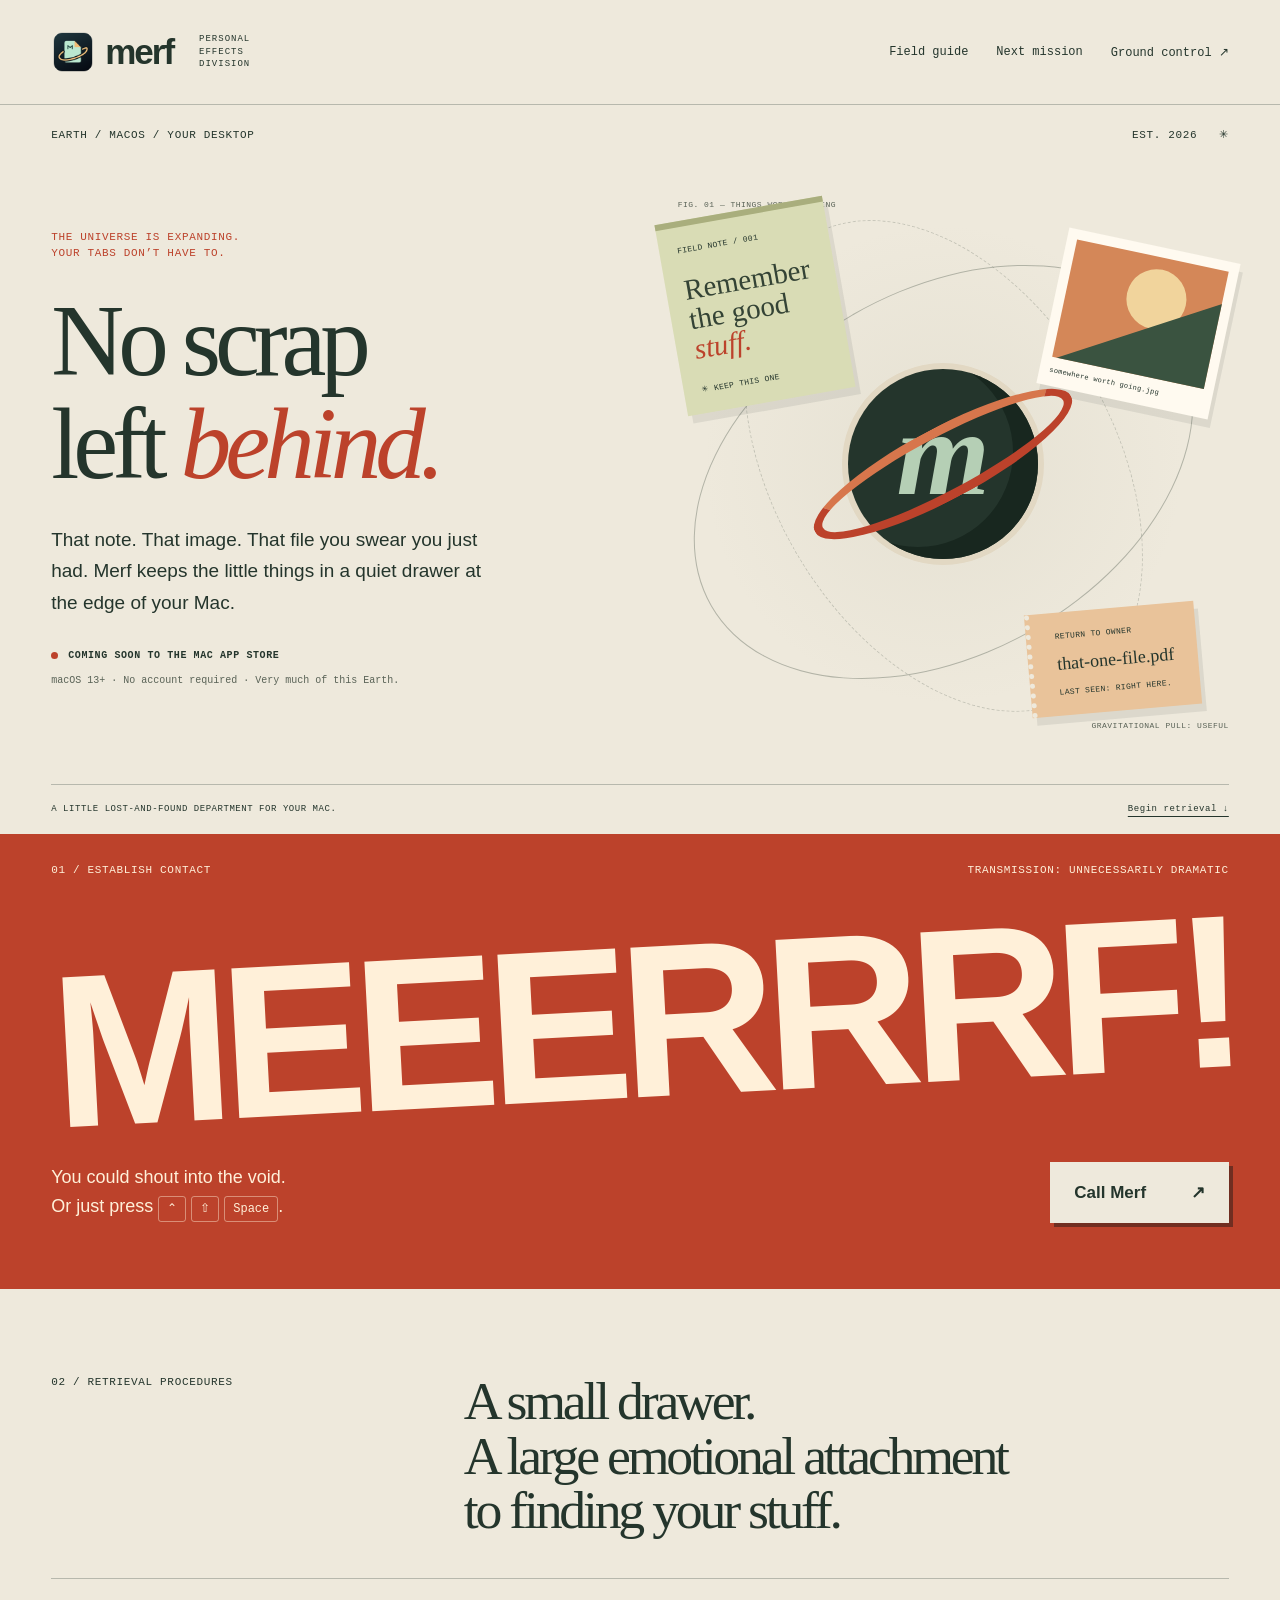
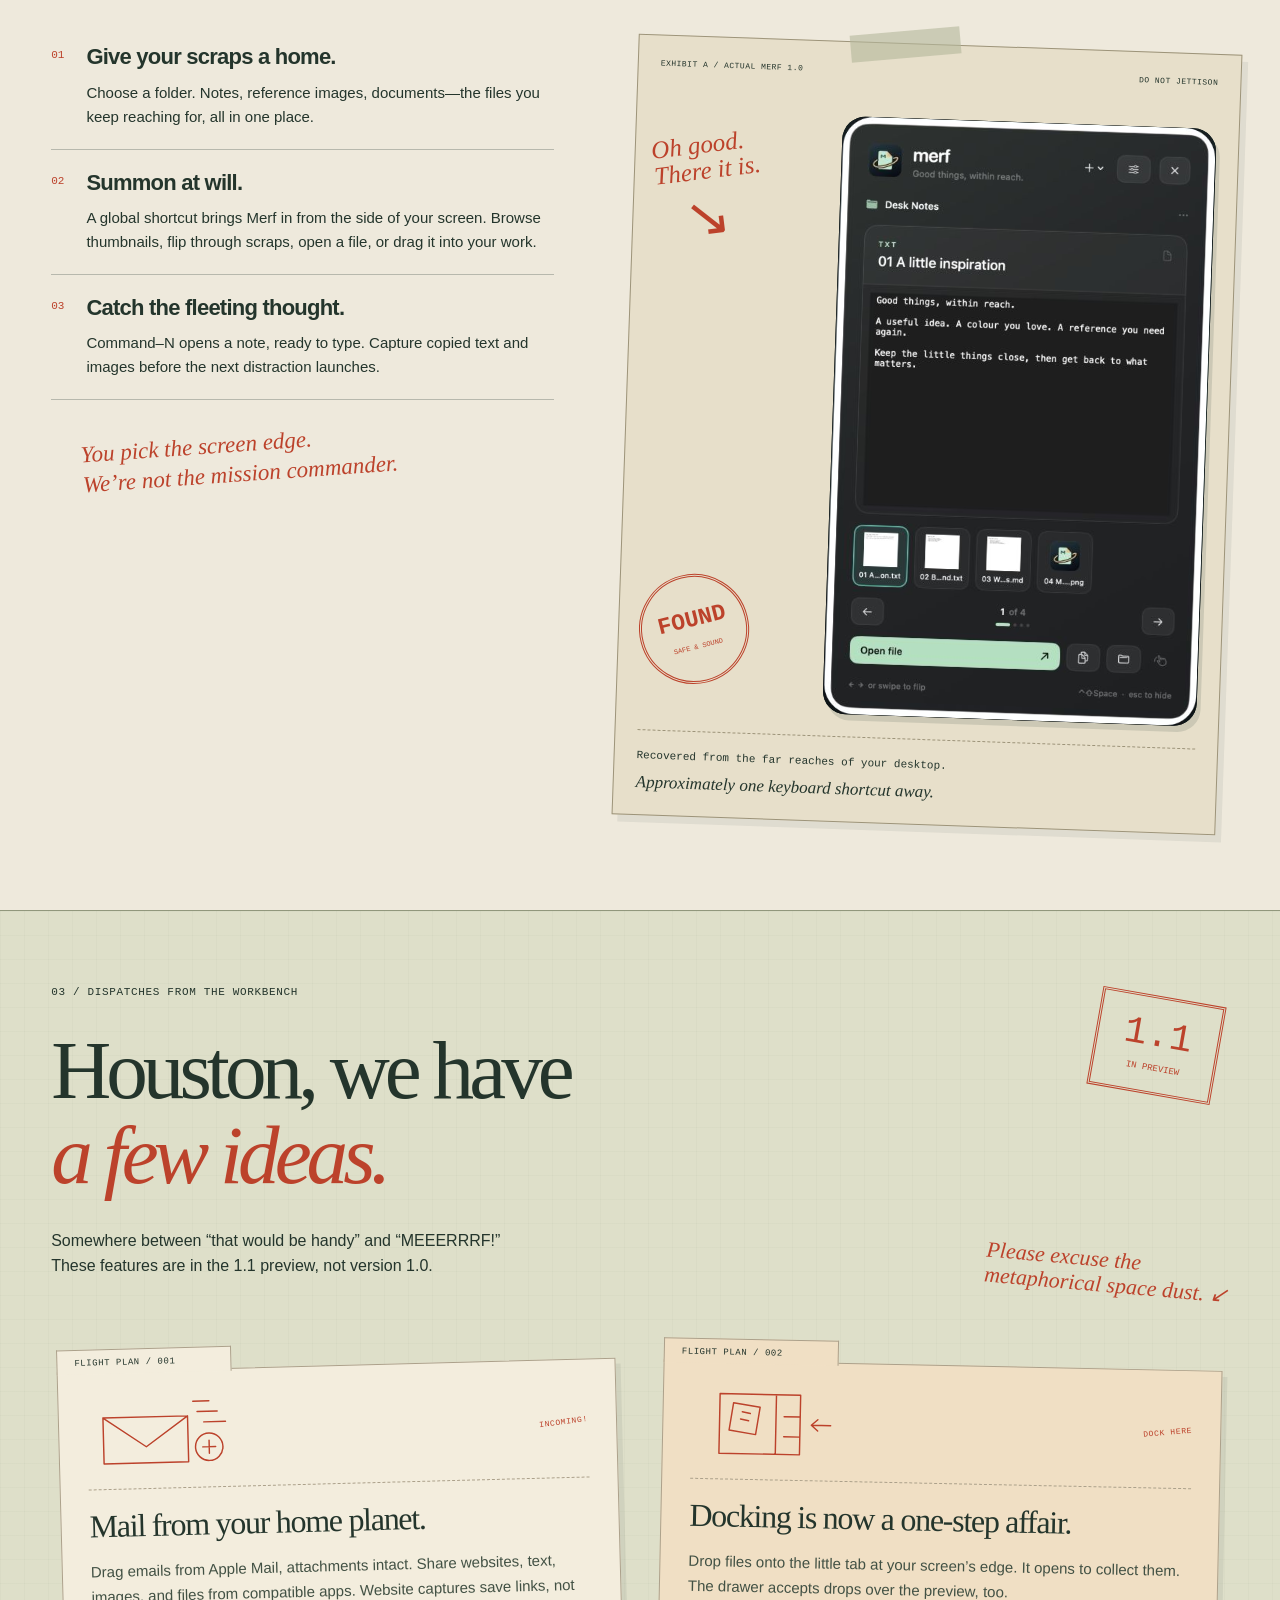
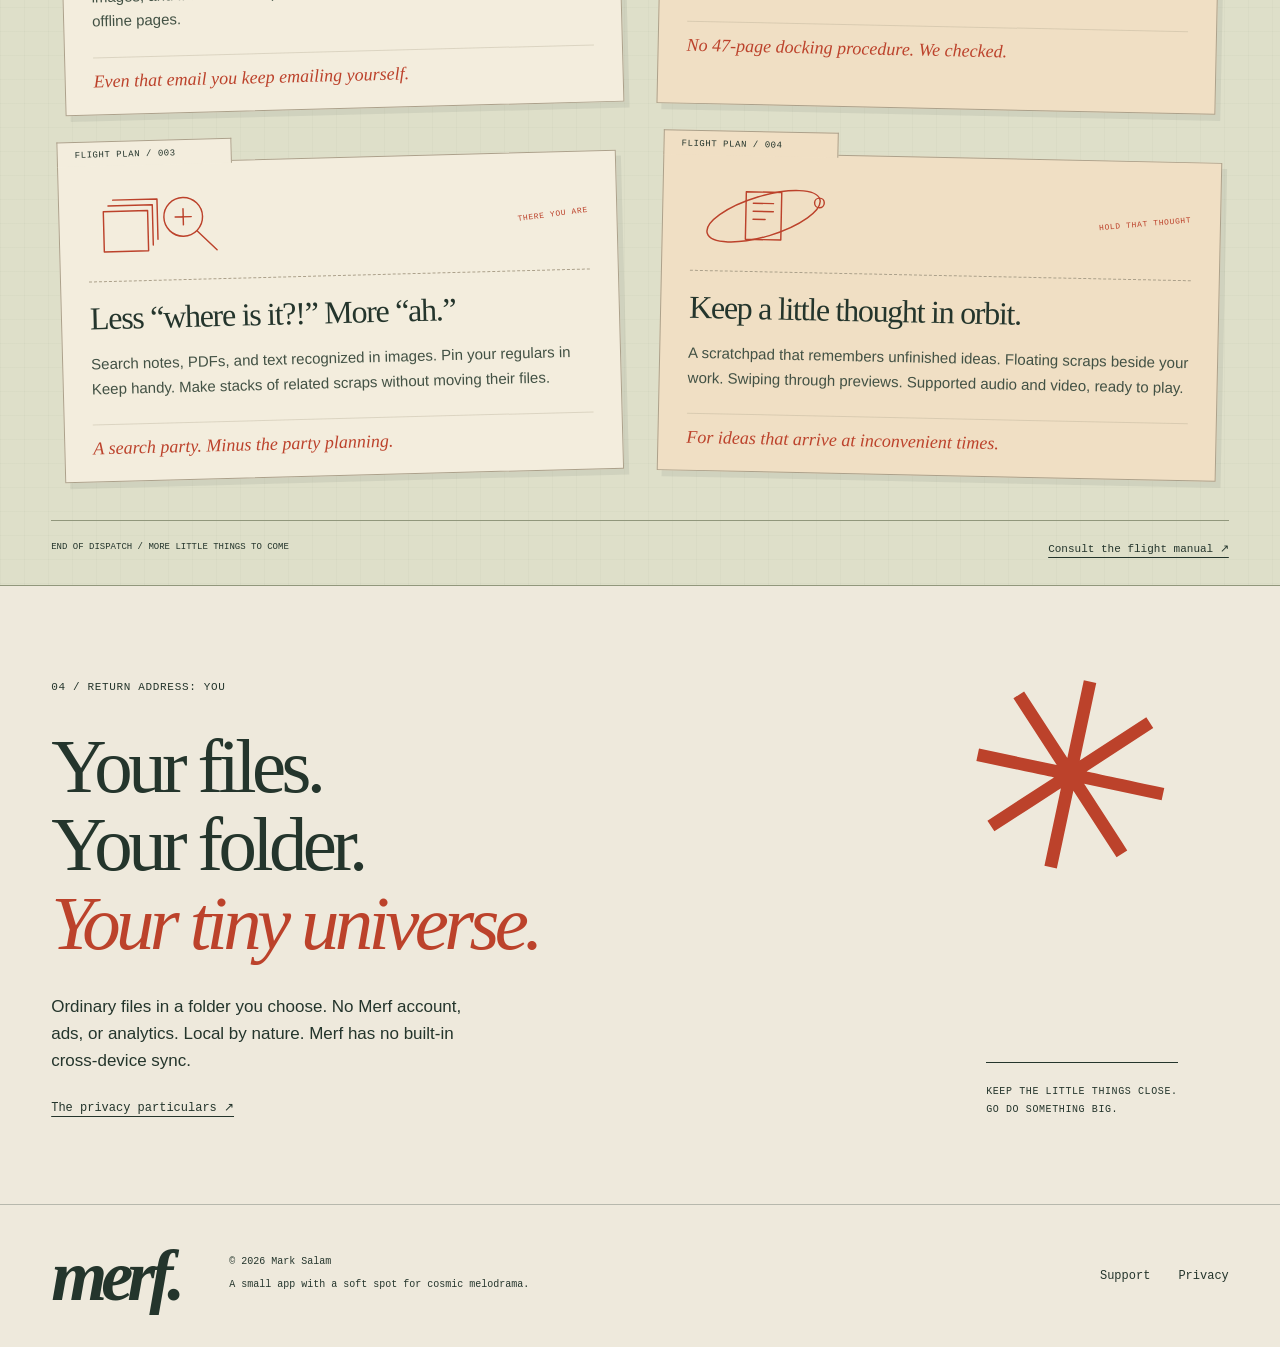
<file: index.html>
<!doctype html>
<html lang="en">
<head><meta charset="utf-8"><meta name="viewport" content="width=device-width,initial-scale=1"><title>Merf — No scrap left behind.</title><meta name="description" content="A little lost-and-found department for your Mac. Keep notes, images and useful files within reach with Merf."><link rel="icon" href="assets/merf.png"><link rel="stylesheet" href="style.css?v=mission-2"><script src="mission.js" defer></script></head>
<body class="landing">
<header><a class="brand" href="./"><img src="assets/merf.png" alt="">merf<span class="brand-note">PERSONAL EFFECTS DIVISION</span></a><nav aria-label="Main navigation"><a href="#field-guide">Field guide</a><a href="#next">Next mission</a><a href="support.html">Ground control ↗</a></nav></header>
<main>
<section class="hero" aria-labelledby="hero-title">
<div class="mission-line"><span>EARTH / MACOS / YOUR DESKTOP</span><span>EST. 2026 &nbsp; ✳</span></div>
<div class="hero-layout"><div class="hero-copy"><p class="eyebrow">The universe is expanding.<br>Your tabs don’t have to.</p><h1 id="hero-title">No scrap<br>left <em>behind.</em></h1><p class="lede">That note. That image. That file you swear you just had. Merf keeps the little things in a quiet drawer at the edge of your Mac.</p><div class="launch-status"><span class="status-dot"></span> COMING SOON TO THE MAC APP STORE</div><p class="small-print">macOS 13+ · No account required · Very much of this Earth.</p></div>
<div class="orbital" aria-label="An illustrated orbit of useful scraps around Merf">
<div class="orbit orbit-one" aria-hidden="true"></div><div class="orbit orbit-two" aria-hidden="true"></div><span class="coordinate top-coordinate" aria-hidden="true">FIG. 01 — THINGS WORTH KEEPING</span>
<div class="planet" aria-hidden="true"><span>m</span><i></i></div>
<div class="orbit-scrap note"><span>FIELD NOTE / 001</span><p>Remember<br>the good<br><em>stuff.</em></p><small>✳ KEEP THIS ONE</small></div>
<div class="orbit-scrap photo"><div class="sunset" aria-hidden="true"><i></i><b></b></div><span>somewhere worth going.jpg</span></div>
<div class="orbit-scrap ticket"><span>RETURN TO OWNER</span><strong>that-one-file.pdf</strong><small>LAST SEEN: RIGHT HERE.</small></div>
<span class="coordinate bottom-coordinate" aria-hidden="true">GRAVITATIONAL PULL: USEFUL</span>
</div></div>
<div class="hero-bottom"><span>A LITTLE LOST-AND-FOUND DEPARTMENT FOR YOUR MAC.</span><a href="#field-guide">Begin retrieval ↓</a></div>
</section>
<section class="signal" aria-labelledby="signal-title">
<div class="signal-top"><span class="eyebrow">01 / Establish contact</span><span class="signal-frequency">TRANSMISSION: UNNECESSARILY DRAMATIC</span></div>
<h2 id="signal-title">MEEERRRF!</h2>
<div class="signal-bottom"><p>You could shout into the void.<br>Or just press <kbd>⌃</kbd> <kbd>⇧</kbd> <kbd>Space</kbd>.</p><button id="call-merf" aria-controls="demo-drawer" aria-expanded="false">Call Merf <span aria-hidden="true">↗</span></button></div>
<div id="demo-drawer" class="demo-drawer" hidden><div class="demo-head"><span>✳ SIGNAL RECEIVED</span><button id="close-demo" aria-label="Close demo">×</button></div><p class="demo-caption">A tiny website demo. Your real scraps stay on your Mac.</p><div class="demo-note"><span id="demo-type">FIELD NOTE</span><h3 id="demo-title">You found it.</h3><p id="demo-body">The thought you wanted to keep. Right here, where you left it.</p></div><div class="demo-controls"><button id="demo-prev" aria-label="Previous demo scrap">←</button><span id="demo-count" aria-live="polite">01 / 03</span><button id="demo-next" aria-label="Next demo scrap">→</button></div></div>
<p class="signal-reply" id="signal-reply" role="status"></p>
</section>
<section class="field-guide" id="field-guide">
<div class="section-heading"><span class="eyebrow">02 / Retrieval procedures</span><h2>A small drawer.<br>A large emotional attachment<br>to finding your stuff.</h2></div>
<div class="guide-layout"><div class="procedures"><article><span class="step">01</span><div><h3>Give your scraps a home.</h3><p>Choose a folder. Notes, reference images, documents—the files you keep reaching for, all in one place.</p></div></article><article><span class="step">02</span><div><h3>Summon at will.</h3><p>A global shortcut brings Merf in from the side of your screen. Browse thumbnails, flip through scraps, open a file, or drag it into your work.</p></div></article><article><span class="step">03</span><div><h3>Catch the fleeting thought.</h3><p>Command–N opens a note, ready to type. Capture copied text and images before the next distraction launches.</p></div></article><p class="pencil-note">You pick the screen edge.<br>We’re not the mission commander.</p></div><figure class="app-evidence"><div class="evidence-label"><span>EXHIBIT A / ACTUAL MERF 1.0</span><span>DO NOT JETTISON</span></div><div class="evidence-stage"><span class="evidence-aside">Oh good.<br>There it is.<span aria-hidden="true">↘</span></span><div class="app-window"><img src="assets/browse.png" alt="The actual Merf 1.0 drawer, showing a saved note and file thumbnails" loading="lazy"></div><span class="evidence-seal">FOUND<br><small>SAFE &amp; SOUND</small></span></div><figcaption>Recovered from the far reaches of your desktop.<br><em>Approximately one keyboard shortcut away.</em></figcaption></figure></div>
</section>
<section class="next" id="next" aria-labelledby="next-title">
<div class="next-intro"><span class="eyebrow">03 / Dispatches from the workbench</span><h2 id="next-title">Houston, we have<br><em>a few ideas.</em></h2><div class="stamp">1.1<br><span>IN PREVIEW</span></div><p>Somewhere between “that would be handy” and “MEEERRRF!”<br>These features are in the 1.1 preview, not version 1.0.</p><span class="workbench-note">Please excuse the<br>metaphorical space dust. ↙</span></div>
<div class="manifest">
<article><div class="file-tab">FLIGHT PLAN / 001</div><div class="specimen-art" aria-hidden="true"><svg viewBox="0 0 180 90"><path d="M20 25h105v57H20z M20 25l53 37 52-37 M137 20h25 M145 33h27 M132 7h20"/><circle cx="151" cy="64" r="17"/><path d="M143 64h16m-8-8v16"/></svg><span>INCOMING!</span></div><div><h3>Mail from your home planet.</h3><p>Drag emails from Apple Mail, attachments intact. Share websites, text, images, and files from compatible apps. Website captures save links, not offline pages.</p></div><p class="margin-note">Even that email you keep emailing yourself.</p></article>
<article><div class="file-tab">FLIGHT PLAN / 002</div><div class="specimen-art" aria-hidden="true"><svg viewBox="0 0 180 90"><path d="M35 8h100v74H35z M105 8v74 M115 35h20v25h-20 M52 19l33 5-5 34-33-5z M63 30l10 2m-12 7 10 2"/><path d="M150 45h23m-16-7-8 7 8 7"/></svg><span>DOCK HERE</span></div><div><h3>Docking is now a one-step affair.</h3><p>Drop files onto the little tab at your screen’s edge. It opens to collect them. The drawer accepts drops over the preview, too.</p></div><p class="margin-note">No 47-page docking procedure. We checked.</p></article>
<article><div class="file-tab">FLIGHT PLAN / 003</div><div class="specimen-art" aria-hidden="true"><svg viewBox="0 0 180 90"><path d="M20 27h55v50H20z M26 20h55v50 M32 13h55v50"/><circle cx="119" cy="36" r="24"/><path d="m136 54 24 24 M109 36h20m-10-10v20"/></svg><span>THERE YOU ARE</span></div><div><h3>Less “where is it?!” More “ah.”</h3><p>Search notes, PDFs, and text recognized in images. Pin your regulars in Keep handy. Make stacks of related scraps without moving their files.</p></div><p class="margin-note">A search party. Minus the party planning.</p></article>
<article><div class="file-tab">FLIGHT PLAN / 004</div><div class="specimen-art" aria-hidden="true"><svg viewBox="0 0 180 90"><ellipse cx="90" cy="45" rx="73" ry="25" transform="rotate(-18 90 45)"/><path d="M68 15h44v59H68z M77 29h25m-25 10h25m-25 10h15"/><circle cx="159" cy="27" r="6"/></svg><span>HOLD THAT THOUGHT</span></div><div><h3>Keep a little thought in orbit.</h3><p>A scratchpad that remembers unfinished ideas. Floating scraps beside your work. Swiping through previews. Supported audio and video, ready to play.</p></div><p class="margin-note">For ideas that arrive at inconvenient times.</p></article>
</div><div class="workbench-footer"><span>END OF DISPATCH / MORE LITTLE THINGS TO COME</span><a class="manual-link" href="support.html#preview">Consult the flight manual ↗</a></div></section>
<section class="ownership"><div class="ownership-symbol" aria-hidden="true">✳</div><span class="eyebrow">04 / Return address: you</span><h2>Your files.<br>Your folder.<br><em>Your tiny universe.</em></h2><p>Ordinary files in a folder you choose. No Merf account, ads, or analytics. Local by nature. Merf has no built-in cross-device sync.</p><a href="privacy.html">The privacy particulars ↗</a><div class="end-note">KEEP THE LITTLE THINGS CLOSE.<br>GO DO SOMETHING BIG.</div></section>
</main>
<footer><a class="footer-wordmark" href="./">merf.</a><div><span>© 2026 Mark Salam</span><p>A small app with a soft spot for cosmic melodrama.</p></div><nav aria-label="Footer navigation"><a href="support.html">Support</a><a href="privacy.html">Privacy</a></nav></footer>
</body></html>
</file>
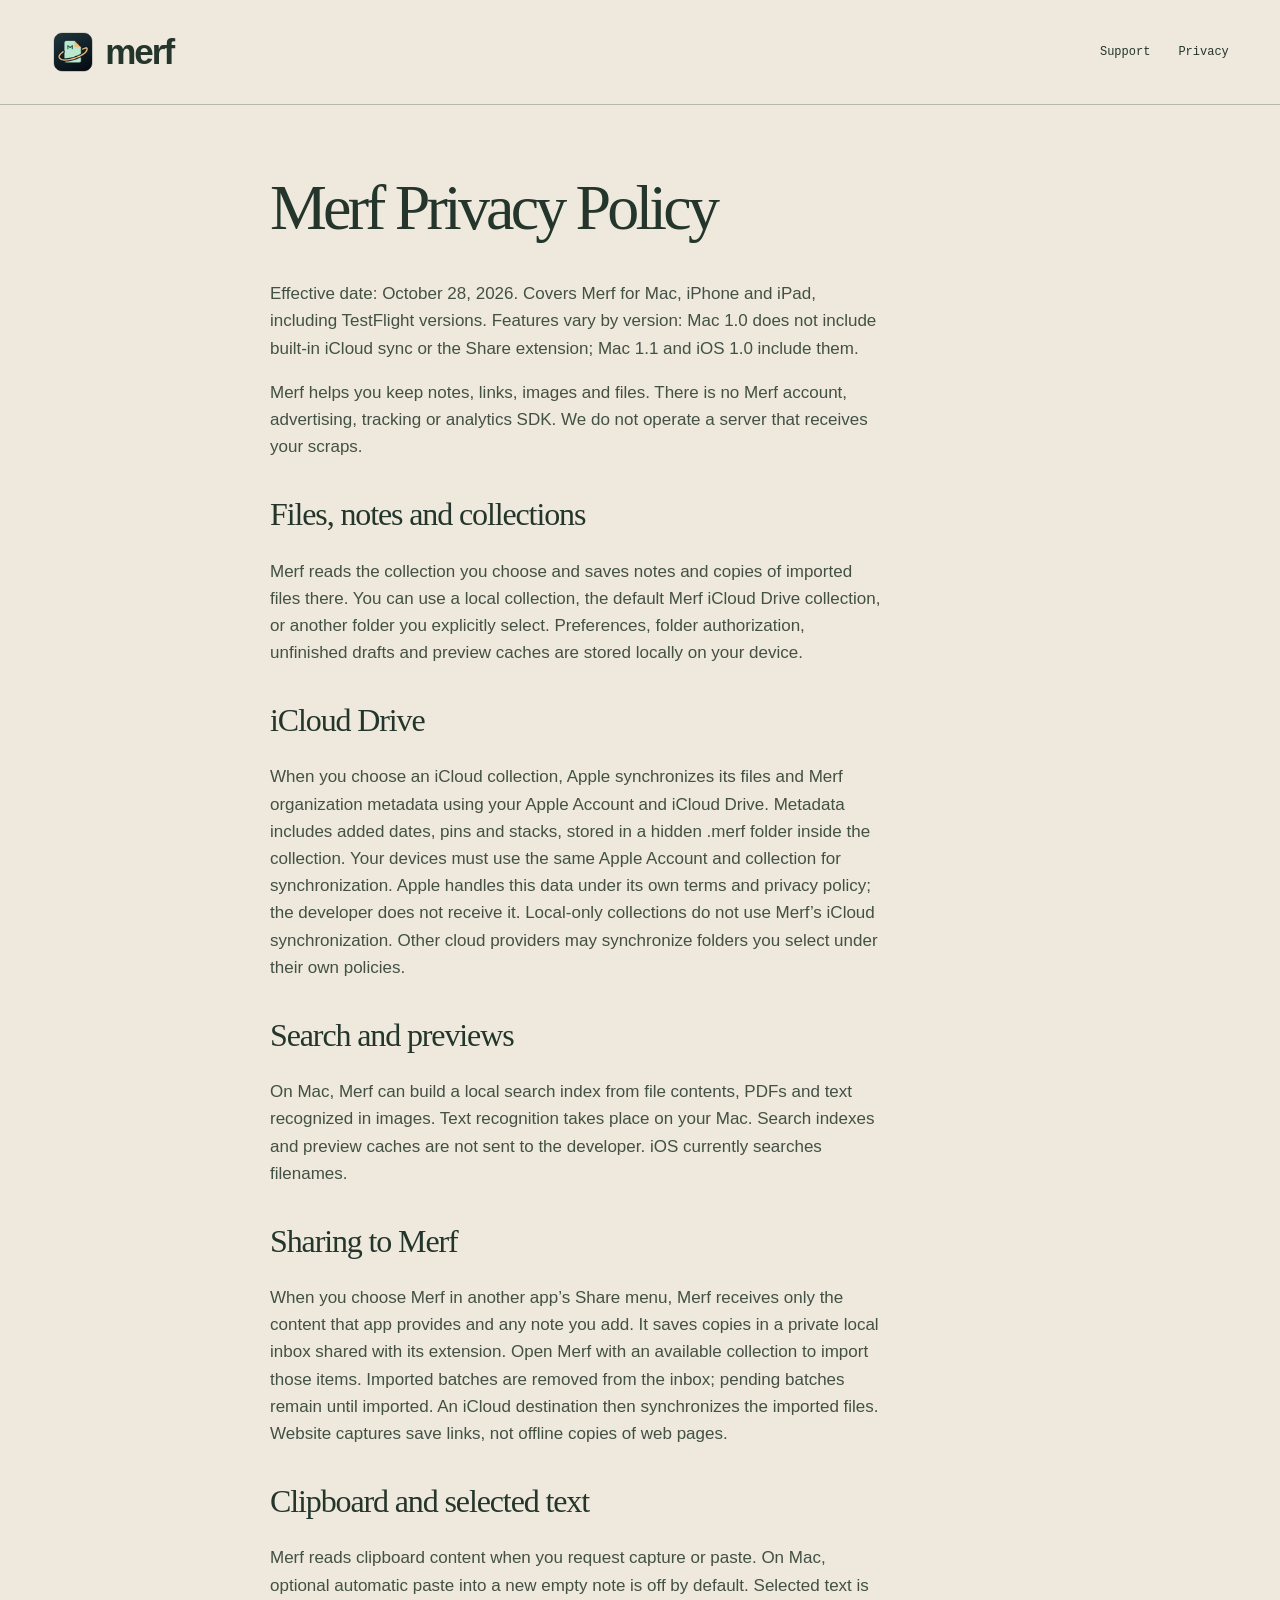
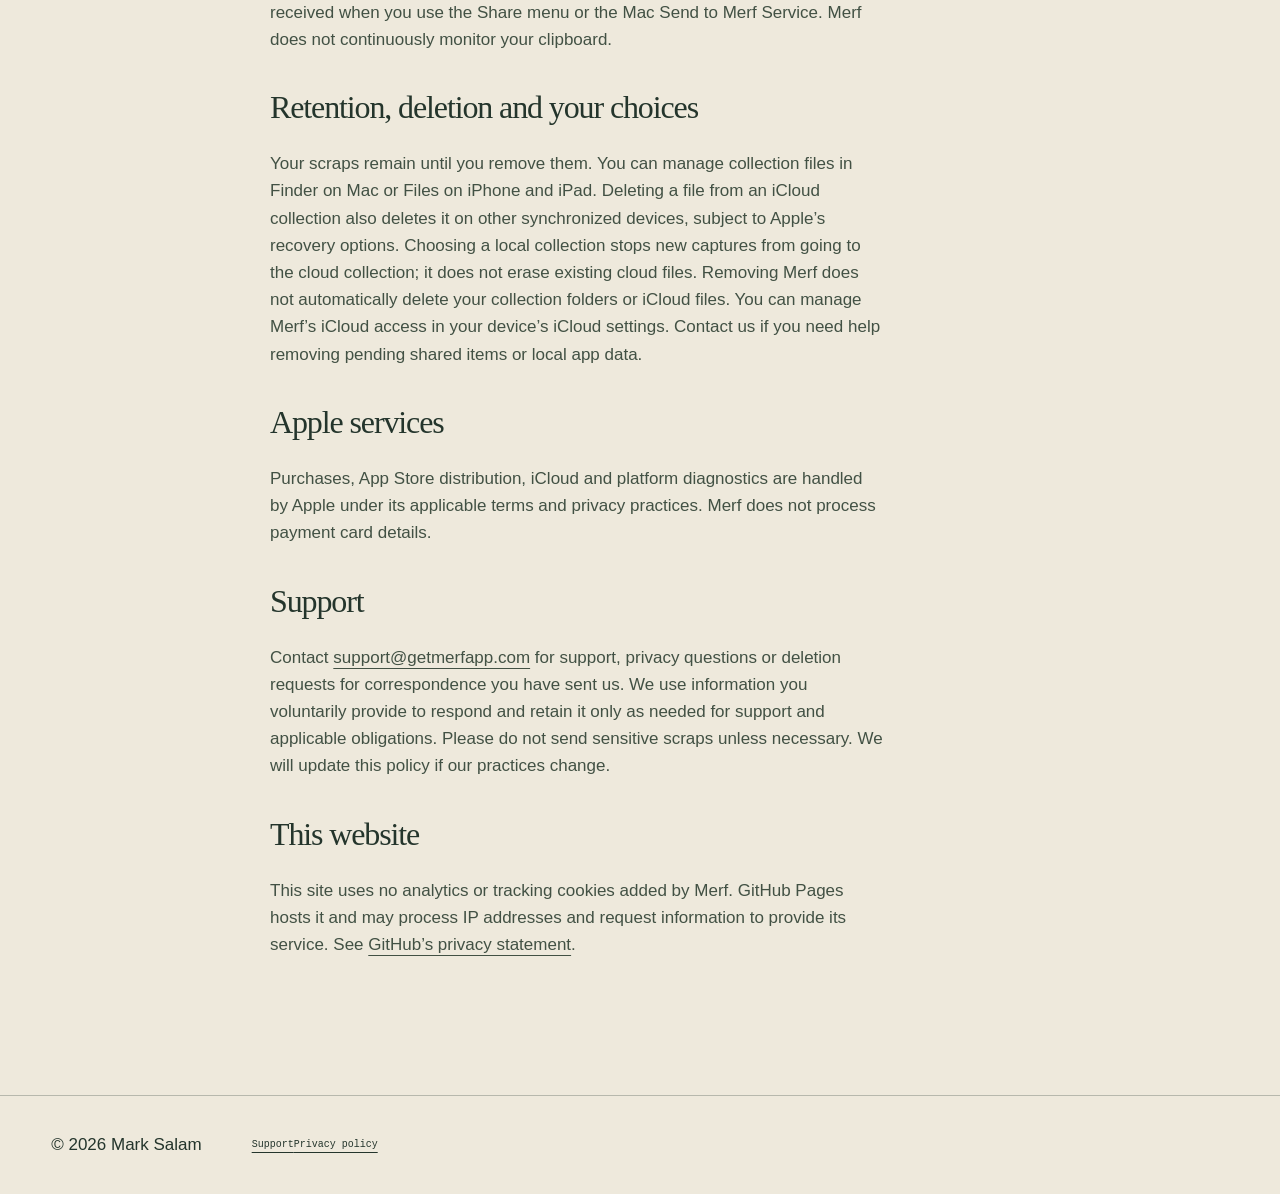
<file: privacy.html>
<!doctype html><html lang="en"><head><meta charset="utf-8"><meta name="viewport" content="width=device-width,initial-scale=1"><title>Privacy policy — Merf</title><meta name="description" content="Merf privacy policy for Mac, iPhone and iPad."><link rel="icon" href="assets/merf.png"><link rel="stylesheet" href="style.css?v=mission-2"></head><body><header><a class="brand" href="./"><img src="assets/merf.png" alt="">merf</a><nav aria-label="Main navigation"><a href="support.html">Support</a><a href="privacy.html">Privacy</a></nav></header><main><article class="prose"><h1>Merf Privacy Policy</h1>
<p>Effective date: October 28, 2026. Covers Merf for Mac, iPhone and iPad, including TestFlight versions. Features vary by version: Mac 1.0 does not include built-in iCloud sync or the Share extension; Mac 1.1 and iOS 1.0 include them.</p>
<p>Merf helps you keep notes, links, images and files. There is no Merf account, advertising, tracking or analytics SDK. We do not operate a server that receives your scraps.</p>
<h2>Files, notes and collections</h2><p>Merf reads the collection you choose and saves notes and copies of imported files there. You can use a local collection, the default Merf iCloud Drive collection, or another folder you explicitly select. Preferences, folder authorization, unfinished drafts and preview caches are stored locally on your device.</p>
<h2>iCloud Drive</h2><p>When you choose an iCloud collection, Apple synchronizes its files and Merf organization metadata using your Apple Account and iCloud Drive. Metadata includes added dates, pins and stacks, stored in a hidden .merf folder inside the collection. Your devices must use the same Apple Account and collection for synchronization. Apple handles this data under its own terms and privacy policy; the developer does not receive it. Local-only collections do not use Merf’s iCloud synchronization. Other cloud providers may synchronize folders you select under their own policies.</p>
<h2>Search and previews</h2><p>On Mac, Merf can build a local search index from file contents, PDFs and text recognized in images. Text recognition takes place on your Mac. Search indexes and preview caches are not sent to the developer. iOS currently searches filenames.</p>
<h2>Sharing to Merf</h2><p>When you choose Merf in another app’s Share menu, Merf receives only the content that app provides and any note you add. It saves copies in a private local inbox shared with its extension. Open Merf with an available collection to import those items. Imported batches are removed from the inbox; pending batches remain until imported. An iCloud destination then synchronizes the imported files. Website captures save links, not offline copies of web pages.</p>
<h2>Clipboard and selected text</h2><p>Merf reads clipboard content when you request capture or paste. On Mac, optional automatic paste into a new empty note is off by default. Selected text is received when you use the Share menu or the Mac Send to Merf Service. Merf does not continuously monitor your clipboard.</p>
<h2>Retention, deletion and your choices</h2><p>Your scraps remain until you remove them. You can manage collection files in Finder on Mac or Files on iPhone and iPad. Deleting a file from an iCloud collection also deletes it on other synchronized devices, subject to Apple’s recovery options. Choosing a local collection stops new captures from going to the cloud collection; it does not erase existing cloud files. Removing Merf does not automatically delete your collection folders or iCloud files. You can manage Merf’s iCloud access in your device’s iCloud settings. Contact us if you need help removing pending shared items or local app data.</p>
<h2>Apple services</h2><p>Purchases, App Store distribution, iCloud and platform diagnostics are handled by Apple under its applicable terms and privacy practices. Merf does not process payment card details.</p>
<h2>Support</h2><p>Contact <a href="mailto:support@getmerfapp.com">support@getmerfapp.com</a> for support, privacy questions or deletion requests for correspondence you have sent us. We use information you voluntarily provide to respond and retain it only as needed for support and applicable obligations. Please do not send sensitive scraps unless necessary. We will update this policy if our practices change.</p>
<h2>This website</h2><p>This site uses no analytics or tracking cookies added by Merf. GitHub Pages hosts it and may process IP addresses and request information to provide its service. See <a href="https://docs.github.com/en/site-policy/privacy-policies/github-general-privacy-statement">GitHub’s privacy statement</a>.</p></article></main><footer><span>© 2026 Mark Salam</span><div><a href="support.html">Support</a><a href="privacy.html">Privacy policy</a></div></footer></body></html>
</file>
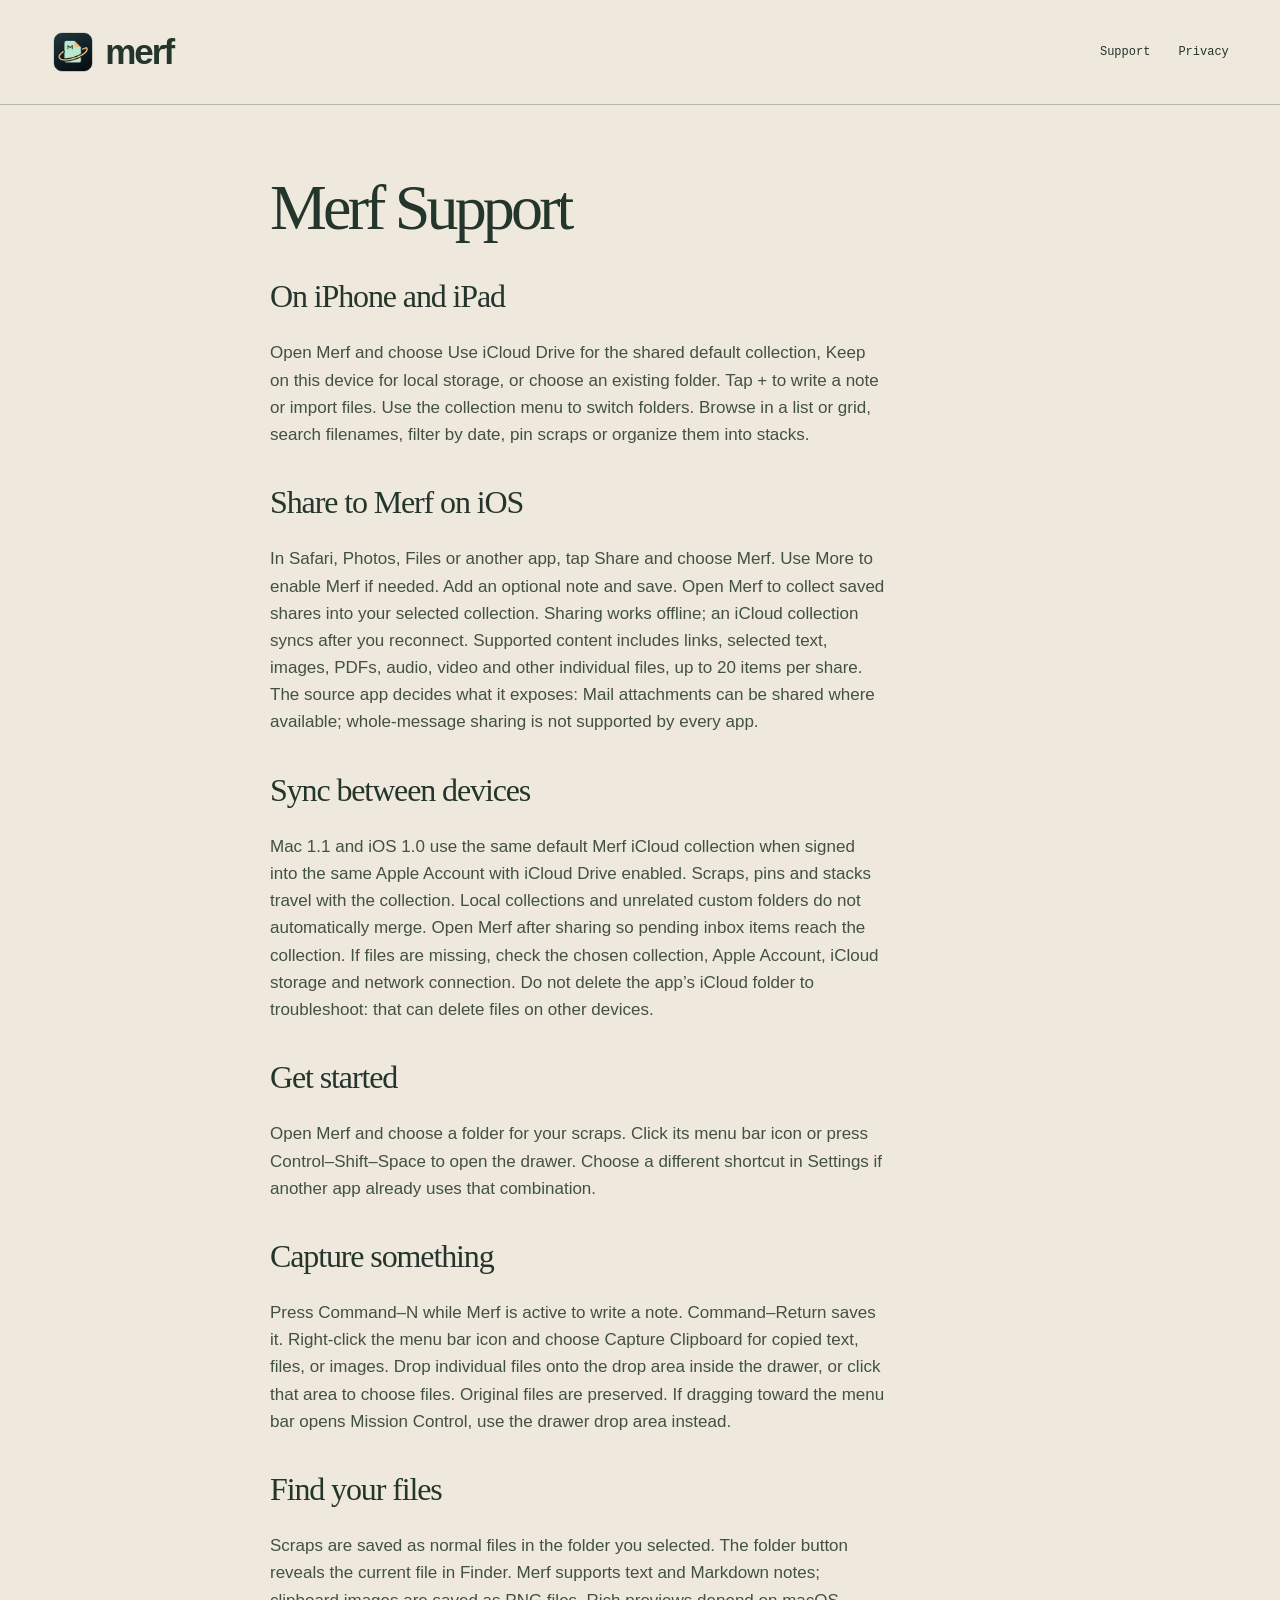
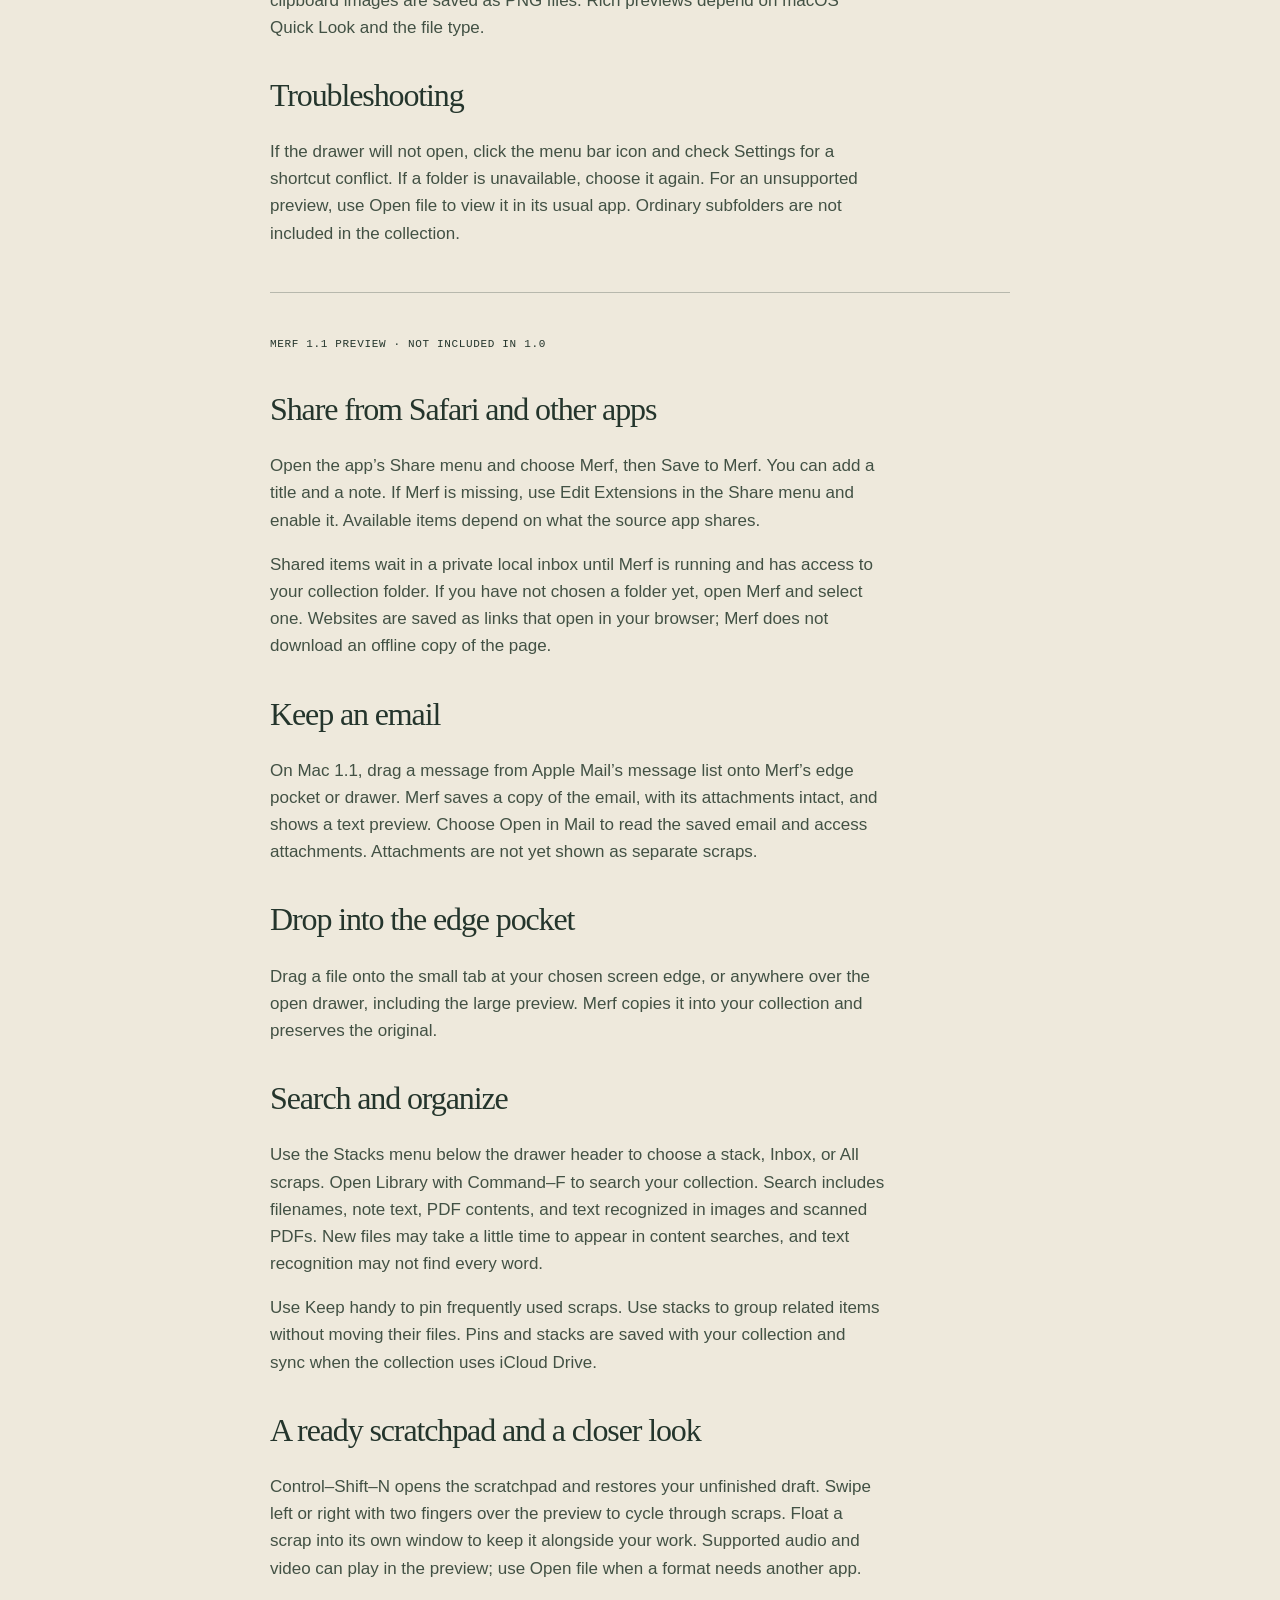
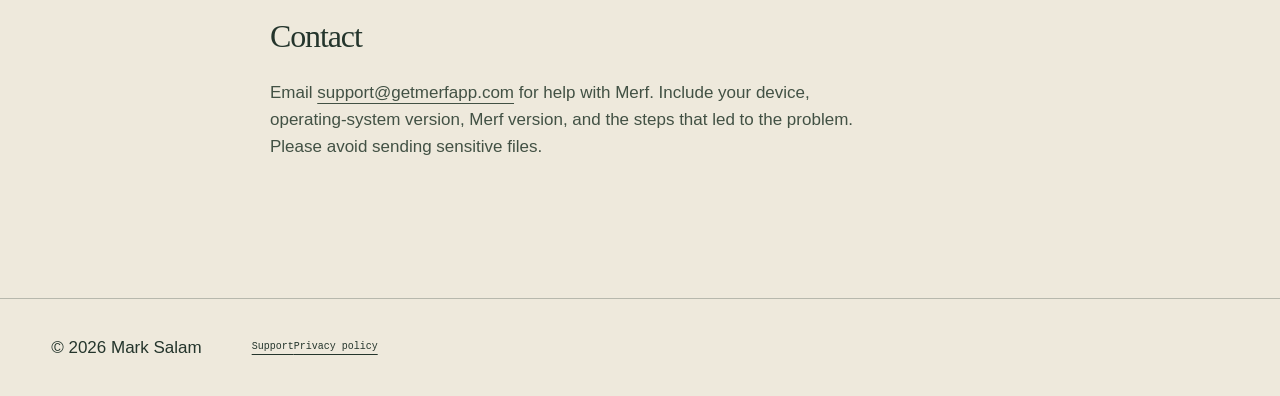
<file: support.html>
<!doctype html><html lang="en"><head><meta charset="utf-8"><meta name="viewport" content="width=device-width,initial-scale=1"><title>Support — Merf</title><meta name="description" content="Merf support for the Mac app."><link rel="icon" href="assets/merf.png"><link rel="stylesheet" href="style.css?v=mission-2"></head><body><header><a class="brand" href="./"><img src="assets/merf.png" alt="">merf</a><nav aria-label="Main navigation"><a href="support.html">Support</a><a href="privacy.html">Privacy</a></nav></header><main><article class="prose"><h1>Merf Support</h1><h2>On iPhone and iPad</h2><p>Open Merf and choose Use iCloud Drive for the shared default collection, Keep on this device for local storage, or choose an existing folder. Tap + to write a note or import files. Use the collection menu to switch folders. Browse in a list or grid, search filenames, filter by date, pin scraps or organize them into stacks.</p><h2>Share to Merf on iOS</h2><p>In Safari, Photos, Files or another app, tap Share and choose Merf. Use More to enable Merf if needed. Add an optional note and save. Open Merf to collect saved shares into your selected collection. Sharing works offline; an iCloud collection syncs after you reconnect. Supported content includes links, selected text, images, PDFs, audio, video and other individual files, up to 20 items per share. The source app decides what it exposes: Mail attachments can be shared where available; whole-message sharing is not supported by every app.</p><h2>Sync between devices</h2><p>Mac 1.1 and iOS 1.0 use the same default Merf iCloud collection when signed into the same Apple Account with iCloud Drive enabled. Scraps, pins and stacks travel with the collection. Local collections and unrelated custom folders do not automatically merge. Open Merf after sharing so pending inbox items reach the collection. If files are missing, check the chosen collection, Apple Account, iCloud storage and network connection. Do not delete the app’s iCloud folder to troubleshoot: that can delete files on other devices.</p><h2>Get started</h2><p>Open Merf and choose a folder for your scraps. Click its menu bar icon or press Control–Shift–Space to open the drawer. Choose a different shortcut in Settings if another app already uses that combination.</p><h2>Capture something</h2><p>Press Command–N while Merf is active to write a note. Command–Return saves it. Right-click the menu bar icon and choose Capture Clipboard for copied text, files, or images. Drop individual files onto the drop area inside the drawer, or click that area to choose files. Original files are preserved. If dragging toward the menu bar opens Mission Control, use the drawer drop area instead.</p><h2>Find your files</h2><p>Scraps are saved as normal files in the folder you selected. The folder button reveals the current file in Finder. Merf supports text and Markdown notes; clipboard images are saved as PNG files. Rich previews depend on macOS Quick Look and the file type.</p><h2>Troubleshooting</h2><p>If the drawer will not open, click the menu bar icon and check Settings for a shortcut conflict. If a folder is unavailable, choose it again. For an unsupported preview, use Open file to view it in its usual app. Ordinary subfolders are not included in the collection.</p><section id="preview"><span class="eyebrow">Merf 1.1 preview · Not included in 1.0</span><h2>Share from Safari and other apps</h2><p>Open the app’s Share menu and choose Merf, then Save to Merf. You can add a title and a note. If Merf is missing, use Edit Extensions in the Share menu and enable it. Available items depend on what the source app shares.</p><p>Shared items wait in a private local inbox until Merf is running and has access to your collection folder. If you have not chosen a folder yet, open Merf and select one. Websites are saved as links that open in your browser; Merf does not download an offline copy of the page.</p><h2>Keep an email</h2><p>On Mac 1.1, drag a message from Apple Mail’s message list onto Merf’s edge pocket or drawer. Merf saves a copy of the email, with its attachments intact, and shows a text preview. Choose Open in Mail to read the saved email and access attachments. Attachments are not yet shown as separate scraps.</p><h2>Drop into the edge pocket</h2><p>Drag a file onto the small tab at your chosen screen edge, or anywhere over the open drawer, including the large preview. Merf copies it into your collection and preserves the original.</p><h2>Search and organize</h2><p>Use the Stacks menu below the drawer header to choose a stack, Inbox, or All scraps. Open Library with Command–F to search your collection. Search includes filenames, note text, PDF contents, and text recognized in images and scanned PDFs. New files may take a little time to appear in content searches, and text recognition may not find every word.</p><p>Use Keep handy to pin frequently used scraps. Use stacks to group related items without moving their files. Pins and stacks are saved with your collection and sync when the collection uses iCloud Drive.</p><h2>A ready scratchpad and a closer look</h2><p>Control–Shift–N opens the scratchpad and restores your unfinished draft. Swipe left or right with two fingers over the preview to cycle through scraps. Float a scrap into its own window to keep it alongside your work. Supported audio and video can play in the preview; use Open file when a format needs another app.</p></section><h2>Contact</h2><p>Email <a href="mailto:support@getmerfapp.com">support@getmerfapp.com</a> for help with Merf. Include your device, operating-system version, Merf version, and the steps that led to the problem. Please avoid sending sensitive files.</p></article></main><footer><span>© 2026 Mark Salam</span><div><a href="support.html">Support</a><a href="privacy.html">Privacy policy</a></div></footer></body></html>
</file>
<file: style.css>
@charset "UTF-8";
:root{--paper:#eee9dc;--ink:#24352c;--orange:#bc422b;--mint:#b5cfb5;--line:#24352c45;--mono:ui-monospace,SFMono-Regular,Menlo,Consolas,monospace}*{box-sizing:border-box}html{scroll-behavior:smooth}body{margin:0;background:var(--paper);color:var(--ink);font:17px/1.6 -apple-system,BlinkMacSystemFont,"Segoe UI",sans-serif}a{color:inherit;text-underline-offset:5px}a:hover{color:var(--orange)}button{font:inherit;cursor:pointer}button:focus-visible,a:focus-visible{outline:3px solid var(--orange);outline-offset:5px}header,main,footer{max-width:1440px;margin:auto}header{padding:24px 4%;display:flex;align-items:center;justify-content:space-between;border-bottom:1px solid var(--line);gap:24px}.brand{font-size:35px;letter-spacing:-2px;font-weight:800;display:flex;align-items:center;gap:10px;text-decoration:none}.brand img{width:44px;height:44px}.brand-note{font:9px/1.4 var(--mono);letter-spacing:1px;max-width:80px;margin-left:16px}nav{display:flex;gap:28px;font:12px var(--mono)}nav a{text-decoration:none}h1,h2,h3,p{margin-top:0}h1,h2{font-family:Georgia,"Times New Roman",serif;font-weight:400;letter-spacing:-.06em;line-height:1.02}h3{font-size:22px;line-height:1.2;letter-spacing:-.035em}em{font-weight:400}p{max-width:65ch}.eyebrow,.mission-line,.coordinate,.hero-bottom,.launch-status,.small-print,.evidence-label,figcaption,.signal-frequency,.manifest>article>span,.end-note,.demo-head,.demo-caption,.demo-controls,.demo-note>span{font:11px/1.5 var(--mono);letter-spacing:.06em}.eyebrow{text-transform:uppercase}.hero{padding:22px 4% 0;overflow:hidden}.mission-line{display:flex;justify-content:space-between}.hero-layout{display:grid;grid-template-columns:1fr 1fr;align-items:center;min-height:640px;gap:3%}.hero-copy{padding:50px 0}.hero-copy .eyebrow{color:var(--orange);margin-bottom:28px}h1{font-size:clamp(68px,7.9vw,112px);margin-bottom:28px}h1 em{color:var(--orange)}.lede{max-width:440px;font-size:19px;line-height:1.65}.launch-status{margin-top:30px;font-size:10px;font-weight:700;display:flex;align-items:center;gap:10px}.status-dot{width:7px;height:7px;background:var(--orange);border-radius:50%}.small-print{font-size:10px;margin-top:10px;color:#596256;letter-spacing:0}.hero-bottom{display:flex;justify-content:space-between;border-top:1px solid var(--line);padding:18px 0;font-size:9px}.hero-bottom a{white-space:nowrap;margin-left:18px}.orbital{position:relative;height:560px;isolation:isolate;background:radial-gradient(circle at 50% 50%,#b8b7a22b 0,transparent 60%)}.orbit{position:absolute;border:1px solid #59625666;border-radius:50%;width:94%;height:65%;top:19%;left:3%;transform:rotate(-30deg)}.orbit-two{width:60%;height:95%;left:20%;top:3%;transform:rotate(-30deg);border-style:dashed;border-color:#59625644}.coordinate{position:absolute;font-size:8px;color:#596256}.top-coordinate{top:15px;left:20px}.bottom-coordinate{bottom:12px;right:0}.planet{position:absolute;width:190px;height:190px;border-radius:50%;background:#24352c;left:calc(50% - 95px);top:calc(50% - 95px);box-shadow:inset -25px -12px 0 #18271f,0 0 0 6px #e2d8c3;display:grid;place-items:center}.planet span{font:bold italic 120px Georgia;color:var(--mint);transform:translateY(-10px)}.planet i{position:absolute;width:290px;height:72px;border:9px solid #bc422b;transform:rotate(-28deg);border-radius:50%;border-top-color:#d7764c;z-index:3}.orbit-scrap{position:absolute;box-shadow:4px 8px 0 #24352c17}.note{background:#d9dcb5;width:170px;padding:18px;top:25px;left:12px;transform:rotate(-10deg);border-top:6px solid #a9ae7d}.orbit-scrap span,.orbit-scrap small{font:8px/1.4 var(--mono);letter-spacing:.04em;display:block}.note p{font:29px/1.03 Georgia;margin:20px 0;color:#344335}.note em{color:var(--orange)}.photo{width:175px;right:3px;top:60px;padding:10px;background:#fffaf0;transform:rotate(12deg)}.photo span{font-size:7px;margin-top:9px}.sunset{height:120px;background:#d48758;position:relative;overflow:hidden}.sunset i{position:absolute;border-radius:50%;background:#f1d49c;width:60px;height:60px;left:60px;top:12px}.sunset b{position:absolute;background:#3a5340;width:220px;height:120px;transform:rotate(-30deg);top:80px;left:-20px}.ticket{bottom:32px;right:30px;background:#e9c39a;padding:18px 24px;transform:rotate(-5deg);border-left:5px dotted var(--paper)}.ticket strong{font:18px Georgia;display:block;margin:12px 0}.signal{position:relative;background:var(--orange);color:#fff0d9;padding:28px 4% 32px;overflow:hidden}.signal-top{display:flex;justify-content:space-between}.signal h2{font-family:Impact,"Arial Narrow",sans-serif;font-size:clamp(70px,17vw,240px);font-weight:900;letter-spacing:-.055em;line-height:1.2;margin:12px 0 10px;transform:rotate(-3deg);text-align:center;transition:transform .4s}.signal.called h2{transform:rotate(2deg) scale(1.04)}.signal-bottom{display:flex;align-items:center;justify-content:space-between;gap:25px}.signal-bottom p{font-size:18px;margin:0}kbd{font:12px var(--mono);padding:5px 8px;border:1px solid #fff0d970;border-radius:3px}#call-merf{background:var(--paper);color:var(--ink);border:0;padding:17px 24px;font-weight:650;min-width:170px;box-shadow:4px 4px 0 #702e21}#call-merf span{margin-left:40px}.signal-reply{font:11px var(--mono);margin:20px 0 0;min-height:14px}.demo-drawer{position:absolute;right:3%;top:22px;width:330px;max-width:90%;background:var(--ink);color:var(--paper);padding:20px;box-shadow:-15px 12px 0 #622e2940;z-index:5;border:1px solid #8b9d83}.demo-drawer:not([hidden]){animation:arrive .4s ease-out}.demo-head{display:flex;justify-content:space-between;align-items:center;color:var(--mint)}.demo-head button,.demo-controls button{background:none;border:1px solid #ffffff50;color:var(--paper);padding:5px 12px}.demo-caption{font-size:9px;letter-spacing:0;margin-top:16px;color:#b7c4b5}.demo-note{background:var(--paper);color:var(--ink);padding:22px;min-height:185px;margin-bottom:15px}.demo-note>span{color:var(--orange);font-size:9px}.demo-note h3{font:32px/1.1 Georgia;margin:14px 0}.demo-note p{font-size:14px;line-height:1.5;margin:0}.demo-controls{display:flex;justify-content:space-between;align-items:center}@keyframes arrive{from{transform:translateX(100%);opacity:0}to{transform:translateX(0);opacity:1}}.field-guide{padding:85px 4%}.section-heading{display:grid;grid-template-columns:1fr 2fr;gap:30px;border-bottom:1px solid var(--line);padding-bottom:40px}.section-heading h2{font-size:clamp(36px,4.2vw,60px);margin:0}.guide-layout{display:grid;grid-template-columns:1fr 1.2fr;gap:6%;padding-top:45px}.procedures article{display:flex;gap:22px;padding:20px 0;border-bottom:1px solid var(--line)}.step{font:11px var(--mono);padding-top:5px;color:var(--orange)}.procedures p{font-size:15px;margin-bottom:0}.procedures h3{margin-bottom:10px}.pencil-note{font:italic 23px/1.3 Georgia!important;transform:rotate(-4deg);padding:25px 0 15px 30px;color:var(--orange)}figure{margin:0}.app-evidence{background:#dcd8c9;padding:20px;align-self:start;transform:rotate(2deg);margin-top:20px;border:1px solid #24352c20}.evidence-label{display:flex;justify-content:space-between;font-size:8px;margin-bottom:15px}.app-evidence img{width:100%;display:block}.app-evidence figcaption{font-size:9px;letter-spacing:0;margin-top:15px}.next{background:var(--ink);color:var(--paper);display:grid;grid-template-columns:1fr 1.5fr;padding:70px 4%;gap:8%}.next h2{font-size:clamp(55px,6vw,84px);margin:28px 0}.next h2 em{color:var(--mint)}.next-intro{position:relative}.next-intro>p{font-size:15px;max-width:330px;margin-top:30px;color:#c1c8ba}.stamp{border:2px solid #b5cfb580;color:var(--mint);font:38px/1 var(--mono);padding:15px;width:110px;text-align:center;transform:rotate(-8deg)}.stamp span{font-size:9px;display:block;margin-top:10px}.manifest article{display:grid;grid-template-columns:24px 1fr 30px;gap:18px;border-top:1px solid #eee9dc40;padding:25px 0}.manifest article>span{color:var(--mint);padding-top:4px}.manifest article .manifest-mark{font-size:30px;padding:0}.manifest h3{font-size:24px;margin-bottom:12px}.manifest p{font-size:15px;margin:0;color:#c1c8ba}.manual-link{display:inline-block;font:12px var(--mono);margin-top:25px;color:var(--mint)}.ownership{padding:85px 4%;position:relative}.ownership h2{font-size:clamp(50px,6vw,85px);margin:30px 0}.ownership h2 em{color:var(--orange)}.ownership p{max-width:420px}.ownership>a{font:12px var(--mono)}.ownership-symbol{position:absolute;right:8%;top:65px;font:260px/1 Georgia;color:var(--orange);transform:rotate(12deg)}.end-note{position:absolute;right:8%;bottom:85px;border-top:1px solid var(--ink);padding-top:20px;line-height:1.8;font-size:10px}footer{border-top:1px solid var(--line);padding:35px 4%;display:flex;align-items:center;gap:50px}footer .footer-wordmark{font:bold italic 72px/1 Georgia;text-decoration:none;letter-spacing:-6px}footer>div{font:10px/1.8 var(--mono)}footer p{margin:5px 0}footer nav{margin-left:auto}.prose{max-width:800px;margin:70px auto;padding:0 30px 50px}.prose h1{font-size:64px;margin-bottom:40px}.prose h2{font-size:32px;letter-spacing:-.035em;margin-top:38px}.prose p{color:#425144}.prose #preview{border-top:1px solid var(--line);margin-top:45px;padding-top:35px}section[id]{scroll-margin-top:25px}@media(min-width:1441px){body{border-left:1px solid var(--line);border-right:1px solid var(--line);max-width:1440px;margin:auto}}@media(max-width:900px){.brand-note{display:none}.hero-layout{min-height:570px}.orbital{transform:scale(.85);margin:0 -25px}.hero-copy{z-index:1}.hero-copy h1{font-size:75px}.signal-frequency{font-size:8px}.section-heading{grid-template-columns:1fr}.guide-layout{gap:4%}.next{gap:5%}.ownership-symbol{font-size:170px;right:6%}footer{gap:25px}}@media(max-width:650px){header{padding:18px 6%;gap:12px}.brand{font-size:28px}.brand img{width:32px;height:32px}nav{gap:16px;font-size:10px}header nav a:first-child{display:none}.hero{padding:20px 6% 0}.mission-line{font-size:8px}.hero-layout{grid-template-columns:1fr;gap:0}.hero-copy{padding:38px 0 0}.hero-copy h1{font-size:76px}.hero-copy .eyebrow{font-size:10px;margin-bottom:20px}.lede{font-size:17px}.launch-status{font-size:9px}.orbital{height:440px;transform:scale(.92);margin:0 -14px}.orbit-scrap.note{width:145px;left:0;top:25px}.note p{font-size:24px}.photo{width:140px;right:0;top:55px}.sunset{height:90px}.planet{width:150px;height:150px;left:calc(50% - 75px);top:calc(50% - 75px)}.planet span{font-size:95px}.planet i{width:225px;height:60px;border-width:7px}.ticket{right:10px;bottom:30px;padding:14px 18px}.ticket strong{font-size:16px}.top-coordinate{top:0;left:0;font-size:7px}.bottom-coordinate{font-size:7px;bottom:0}.hero-bottom{font-size:8px;gap:15px;align-items:center}.signal{padding:24px 6%}.signal-top{display:block}.signal-frequency{display:none}.signal h2{font-size:18vw;margin:25px 0}.signal-bottom{align-items:flex-start;flex-direction:column;gap:22px}.signal-bottom p{font-size:16px;line-height:1.9}#call-merf{padding:13px 20px}.field-guide{padding:50px 6%}.section-heading{gap:10px;padding-bottom:25px}.section-heading h2{font-size:36px}.guide-layout{grid-template-columns:1fr;padding-top:5px}.app-evidence{margin-top:30px;padding:12px}.next{grid-template-columns:1fr;padding:50px 6%;gap:25px}.next h2{font-size:65px;margin:20px 0}.next-intro>p{max-width:none}.stamp{position:absolute;right:0;top:65px;width:80px;font-size:28px;padding:10px}.stamp span{font-size:7px}.manifest article{gap:12px;grid-template-columns:20px 1fr 22px}.manifest h3{font-size:22px}.ownership{padding:50px 6%}.ownership h2{font-size:54px}.ownership-symbol{font-size:75px;top:36px;right:6%}.ownership>.eyebrow{font-size:9px}.ownership p{font-size:16px}.end-note{position:static;margin-top:45px;display:inline-block}footer{flex-wrap:wrap;padding:28px 6%;gap:20px}footer .footer-wordmark{font-size:58px}footer>div{font-size:9px;max-width:210px}footer nav{margin-left:0;width:100%;padding-top:10px}.prose{margin:40px auto;padding:0 6% 30px}.prose h1{font-size:46px}.prose h2{font-size:29px}.demo-drawer{right:5%;top:20px}}@media(prefers-reduced-motion:reduce){html{scroll-behavior:auto}*,*::before,*::after{animation:none!important;transition:none!important}}
@media(max-width:650px){.hero-copy h1{font-size:clamp(58px,19.4vw,76px)}}@media(max-width:360px){header nav{font-size:9px;gap:10px}.next h2{font-size:56px}.stamp{position:static;margin:25px 0}.ownership h2{font-size:46px}}
/* Filed under: a little more space dust. */
.app-evidence{background:#e7dfca;border:1px solid #9d947a;padding:22px;box-shadow:6px 7px 0 #24352c12;position:relative;transform:rotate(2deg)}.app-evidence:before{content:"";position:absolute;top:-13px;left:35%;width:110px;height:27px;background:#b5b89b99;transform:rotate(-7deg);z-index:2}.evidence-stage{position:relative;padding:25px 0 10px;display:flex;justify-content:flex-end}.app-window{width:67%;aspect-ratio:5/8;position:relative;overflow:hidden;border-radius:23px;background:#18231f;box-shadow:4px 6px 0 #24352c22}.app-window img{position:absolute;width:288%;max-width:none;height:auto;left:-169%;top:-6.25%}.evidence-aside{font:italic 25px/1.05 Georgia;position:absolute;left:0;top:45px;transform:rotate(-9deg);color:var(--orange)}.evidence-aside>span{display:block;font:55px Georgia;padding-left:25px}.evidence-seal{position:absolute;bottom:35px;left:-2px;border:3px double var(--orange);border-radius:50%;width:110px;height:110px;display:flex;flex-direction:column;align-items:center;justify-content:center;color:var(--orange);font:bold 23px/1.2 var(--mono);transform:rotate(-16deg)}.evidence-seal small{font:7px var(--mono);margin-top:8px}.app-evidence figcaption{border-top:1px dashed #9d947a;padding-top:16px;font:11px/1.7 var(--mono);margin-top:12px}.app-evidence figcaption em{font:italic 17px Georgia;display:block;margin-top:7px}.next{display:block;background:#dedfc9;color:var(--ink);padding:65px 4% 30px;border-top:1px solid #91977c;border-bottom:1px solid #91977c;background-image:linear-gradient(#24352c06 1px,transparent 1px),linear-gradient(90deg,#24352c06 1px,transparent 1px);background-size:24px 24px}.next-intro{padding-bottom:45px;padding-right:170px}.next h2{font-size:clamp(55px,6.5vw,90px);margin:25px 0}.next h2 em{color:var(--orange)}.next-intro>p{color:var(--ink);max-width:640px;font-size:16px}.next .stamp{position:absolute;right:10px;top:20px;color:var(--orange);border:3px double var(--orange);width:125px;padding:18px;transform:rotate(10deg)}.workbench-note{position:absolute;right:0;bottom:42px;color:var(--orange);font:italic 22px/1.15 Georgia;transform:rotate(5deg)}.manifest{display:grid;grid-template-columns:1fr 1fr;gap:48px 40px;padding:25px 10px 45px}.manifest article{display:block;background:#f3eddd;border:1px solid #aca18b;padding:22px 28px 20px;position:relative;box-shadow:5px 6px 0 #24352c12;transform:rotate(-1.5deg)}.manifest article:nth-child(even){transform:rotate(1.2deg);background:#f0dfc4}.file-tab{position:absolute;top:-23px;left:-1px;border:1px solid #aca18b;border-bottom:0;background:#f3eddd;font:9px var(--mono);letter-spacing:.06em;padding:8px 17px 6px;min-width:175px}.manifest article:nth-child(even) .file-tab{background:#f0dfc4}.specimen-art{display:flex;align-items:center;justify-content:space-between;gap:15px;border-bottom:1px dashed #aca18b;padding-bottom:15px;margin-bottom:20px}.specimen-art svg{width:145px;height:80px;fill:none;stroke:var(--orange);stroke-width:1.8;stroke-linecap:round;stroke-linejoin:round}.specimen-art>span{font:8px/1.6 var(--mono);letter-spacing:.08em;max-width:100px;color:var(--orange);transform:rotate(-6deg)}.manifest h3{font:32px/1.06 Georgia;letter-spacing:-.04em;margin:0 0 16px}.manifest p{color:#425144;font-size:15px;line-height:1.65}.manifest .margin-note{font:italic 18px/1.3 Georgia;color:var(--orange);margin-top:23px;padding-top:12px;border-top:1px solid #aca18b55}.workbench-footer{border-top:1px solid #91977c;display:flex;justify-content:space-between;gap:20px;padding-top:20px;align-items:center}.workbench-footer>span{font:9px/1.5 var(--mono)}.workbench-footer .manual-link{color:var(--ink);margin:0;font-size:11px}@media(max-width:900px){.evidence-aside{font-size:20px}.evidence-seal{width:85px;height:85px;font-size:18px}.next-intro{padding-right:150px}.workbench-note{font-size:18px;max-width:150px}.manifest{gap:40px 25px}.manifest article{padding:20px}.manifest h3{font-size:28px}}@media(max-width:650px){.app-evidence{padding:18px}.evidence-aside{font-size:23px}.evidence-seal{width:95px;height:95px;font-size:21px}.app-window{border-radius:19px}.next{padding:45px 6% 25px}.next-intro{padding:0 0 38px}.next h2{font-size:clamp(43px,11vw,65px);margin-top:25px;padding-right:0}.next .stamp{position:static;width:94px;font-size:28px;display:inline-block;margin:0 0 8px;padding:12px}.next-intro>p{font-size:15px;margin-top:20px}.workbench-note{position:static;display:inline-block;vertical-align:middle;margin-left:15px;font-size:19px;max-width:180px}.manifest{grid-template-columns:1fr;gap:44px;padding:20px 5px 35px}.manifest article{padding:22px}.manifest h3{font-size:30px}.workbench-footer{align-items:flex-start;flex-direction:column;gap:16px}.evidence-label{font-size:7px}}
</file>
